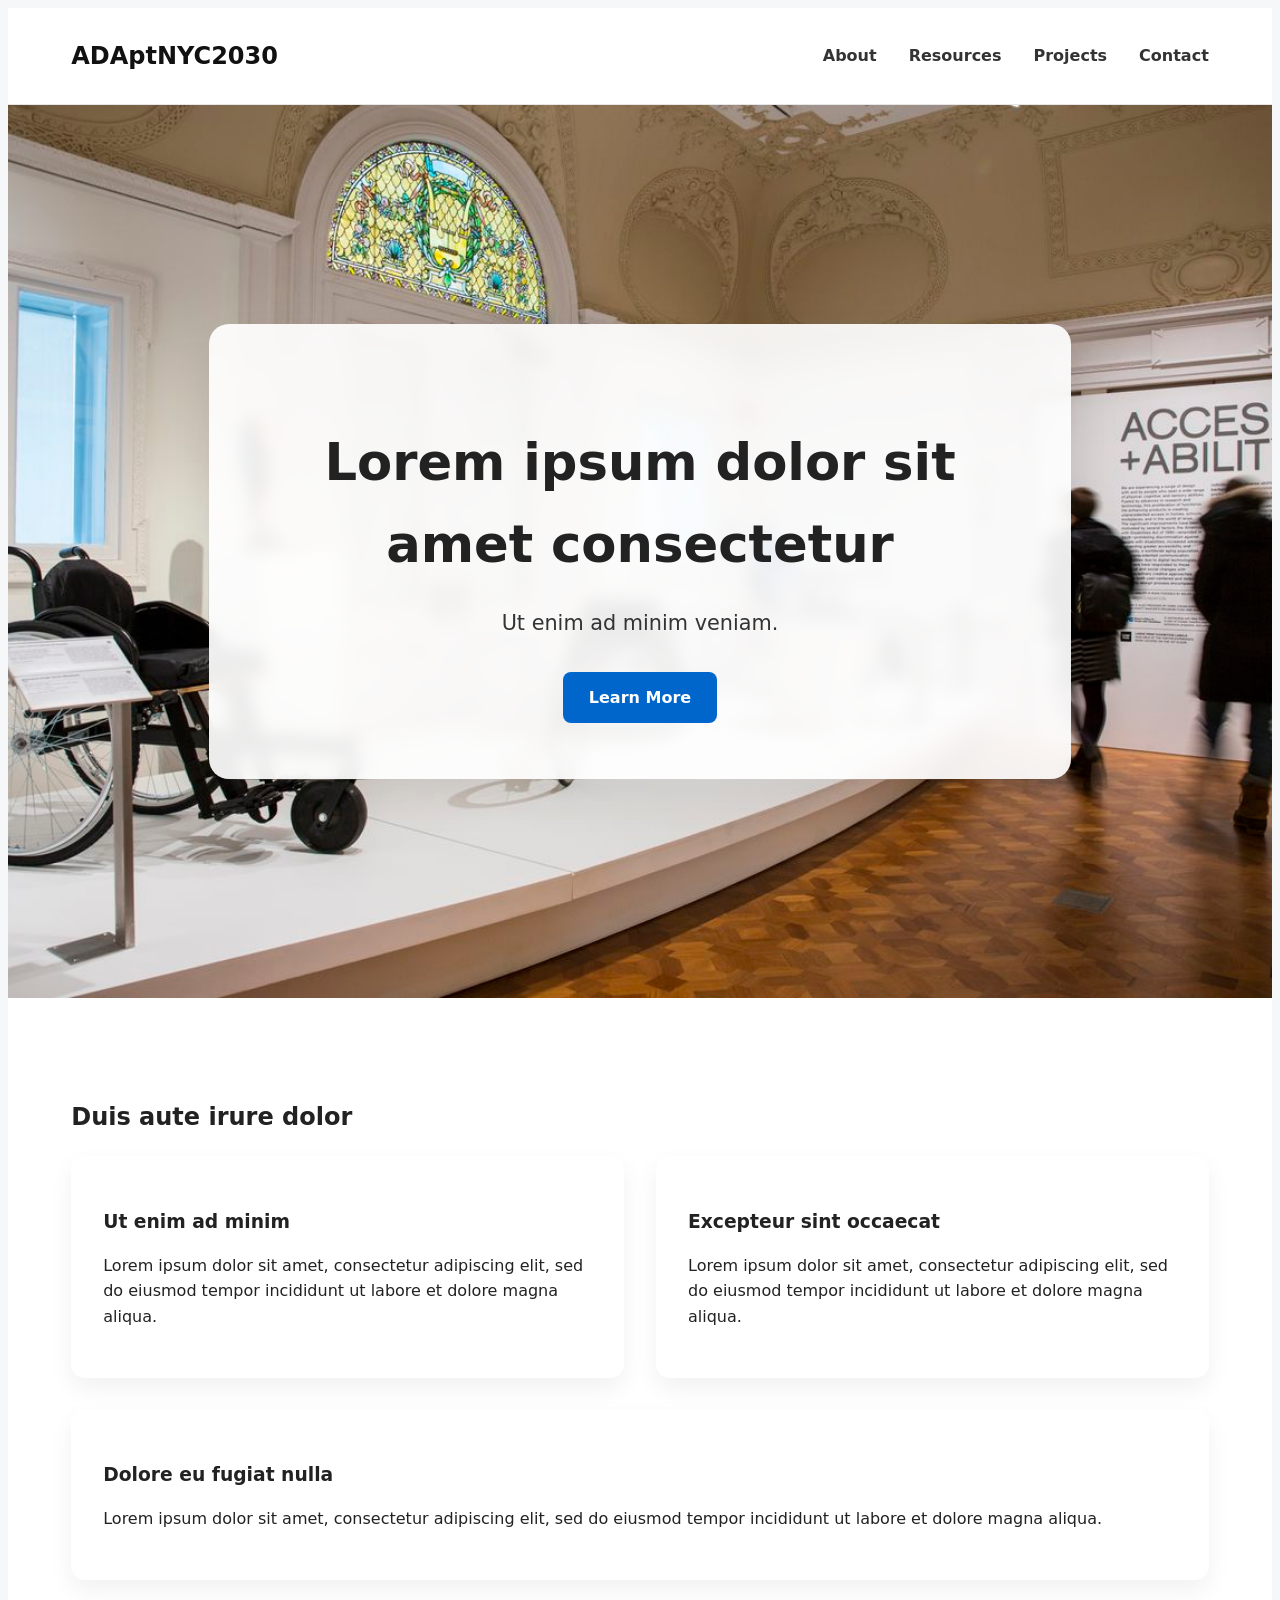
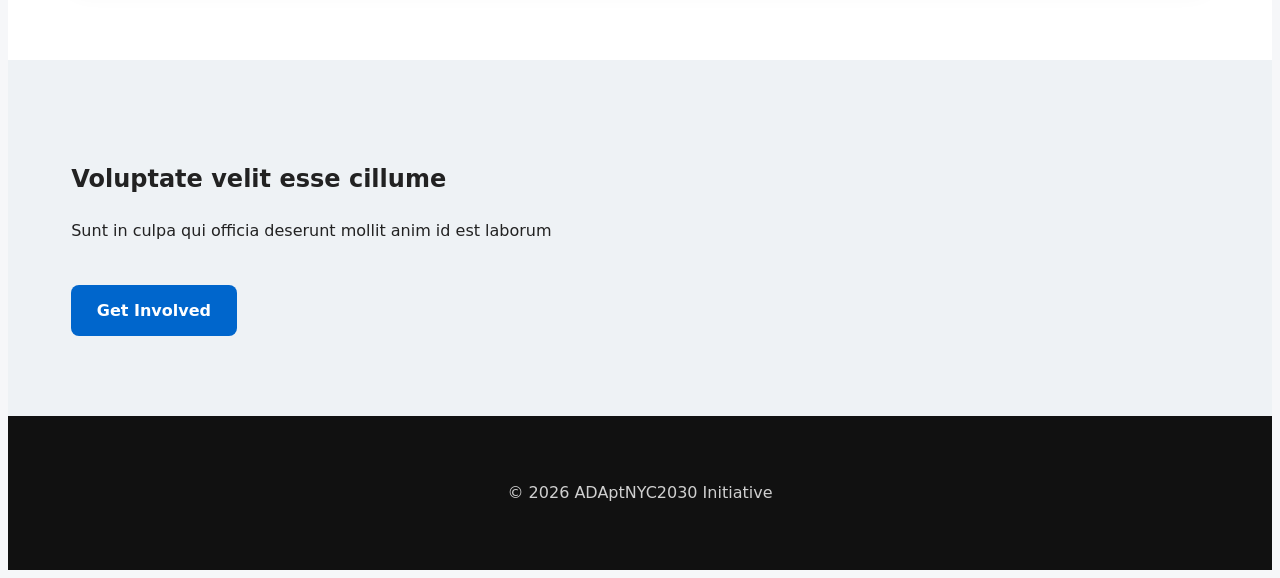
<file: index.html>
<!DOCTYPE html>
<html lang="en">
<head>
<meta charset="UTF-8">
<meta name="viewport" content="width=device-width, initial-scale=1.0">
<title>ADAptNYC2030</title>
<link rel="stylesheet" href="style.css">
</head>

<body>

<header class="site-header">
  <div class="container header-inner">
    <a href="index.html" class="logo">ADAptNYC2030</a>
    <nav>
      <ul class="nav-list">
        <li><a href="about.html">About</a></li>
        <li><a href="resources.html">Resources</a></li>
        <li><a href="projects.html">Projects</a></li>
        <li><a href="contact.html">Contact</a></li>
      </ul>
    </nav>
  </div>
</header>

<section class="hero">  
  <div class="container hero-card">  
    <h1>Lorem ipsum dolor sit amet consectetur</h1>  
    <p> Ut enim ad minim veniam.</p>  
    <a href="about.html" class="btn">Learn More</a>  
  </div>  
</section>

<section class="section section-light">
  <div class="container">
    <h2>Duis aute irure dolor</h2>
    <div class="cards">
      <div class="card">
        <h3>Ut enim ad minim</h3>
        <p>Lorem ipsum dolor sit amet, consectetur adipiscing elit, sed do eiusmod tempor incididunt ut labore et dolore magna aliqua.</p>
      </div>
      <div class="card">
        <h3>Excepteur sint occaecat </h3>
        <p>Lorem ipsum dolor sit amet, consectetur adipiscing elit, sed do eiusmod tempor incididunt ut labore et dolore magna aliqua.</p>
      </div>
      <div class="card">
        <h3>Dolore eu fugiat nulla</h3>
        <p>Lorem ipsum dolor sit amet, consectetur adipiscing elit, sed do eiusmod tempor incididunt ut labore et dolore magna aliqua.</p>
      </div>
    </div>
  </div>
</section>

<section class="section section-muted">
  <div class="container">
    <h2>Voluptate velit esse cillume</h2>
    <p>Sunt in culpa qui officia deserunt mollit anim id est laborum</p>
    <br>
    <a href="contact.html" class="btn">Get Involved</a>
  </div>
</section>

<footer class="footer">
  <div class="container">
    <p>&copy; 2026 ADAptNYC2030 Initiative</p>
  </div>
</footer>

</body>
</html>
</file>
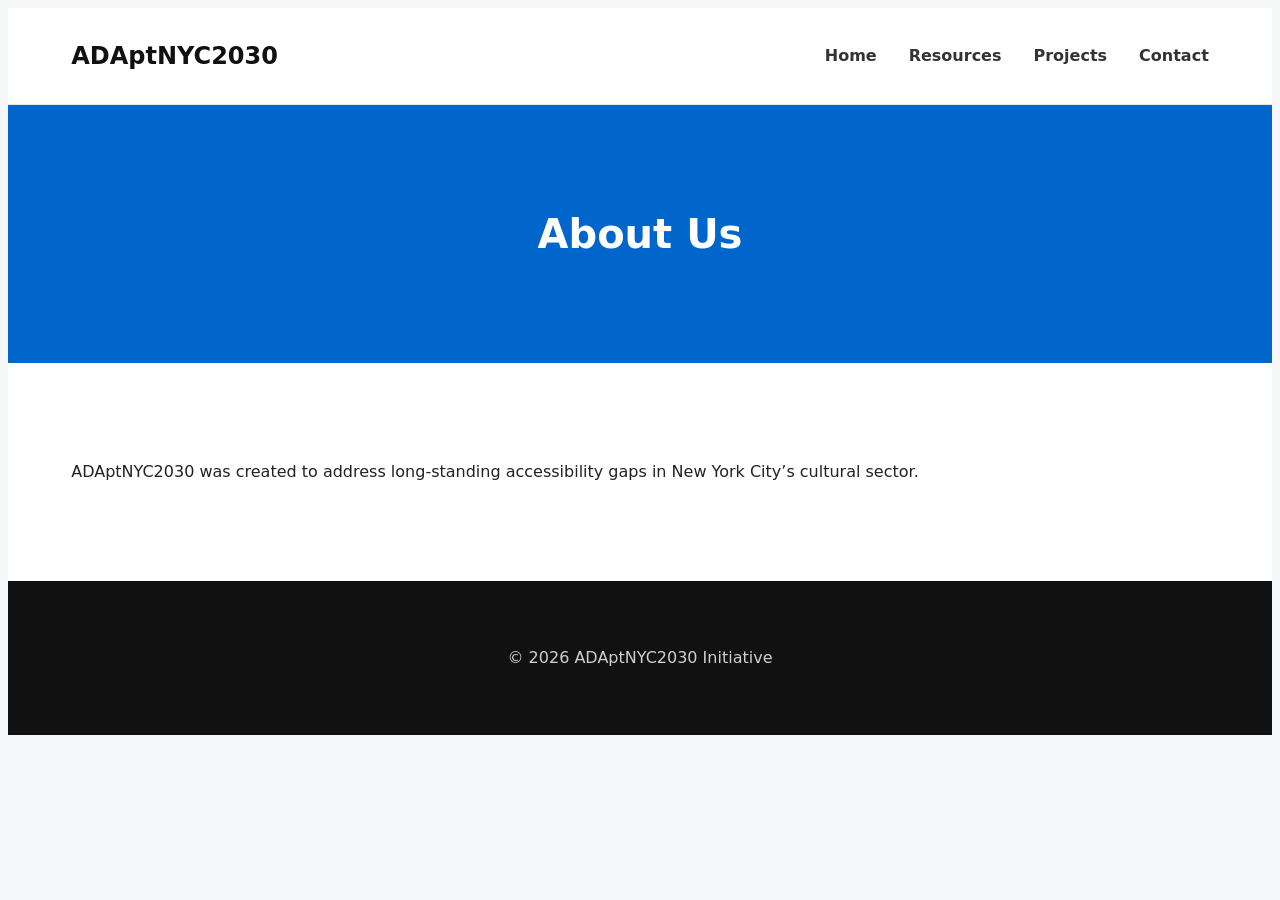
<file: about.html>
<!DOCTYPE html>
<html lang="en">
<head>
<meta charset="UTF-8">
<meta name="viewport" content="width=device-width, initial-scale=1.0">
<title>About | ADAptNYC2030</title>
<link rel="stylesheet" href="style.css">
</head>

<body>

<header class="site-header">
  <div class="container header-inner">
    <a href="index.html" class="logo">ADAptNYC2030</a>
    <nav>
      <ul class="nav-list">
        <li><a href="index.html">Home</a></li>
        <li><a href="resources.html">Resources</a></li>
        <li><a href="projects.html">Projects</a></li>
        <li><a href="contact.html">Contact</a></li>
      </ul>
    </nav>
  </div>
</header>

<section class="page-hero">
  <div class="container">
    <h1>About Us</h1>
  </div>
</section>

<section class="section section-light">
  <div class="container">
    <p>
      ADAptNYC2030 was created to address long-standing accessibility gaps 
      in New York City’s cultural sector.
    </p>
</section>

<footer class="footer">
  <div class="container">
    <p>&copy; 2026 ADAptNYC2030 Initiative</p>
  </div>
</footer>

</body>
</html>
</file>
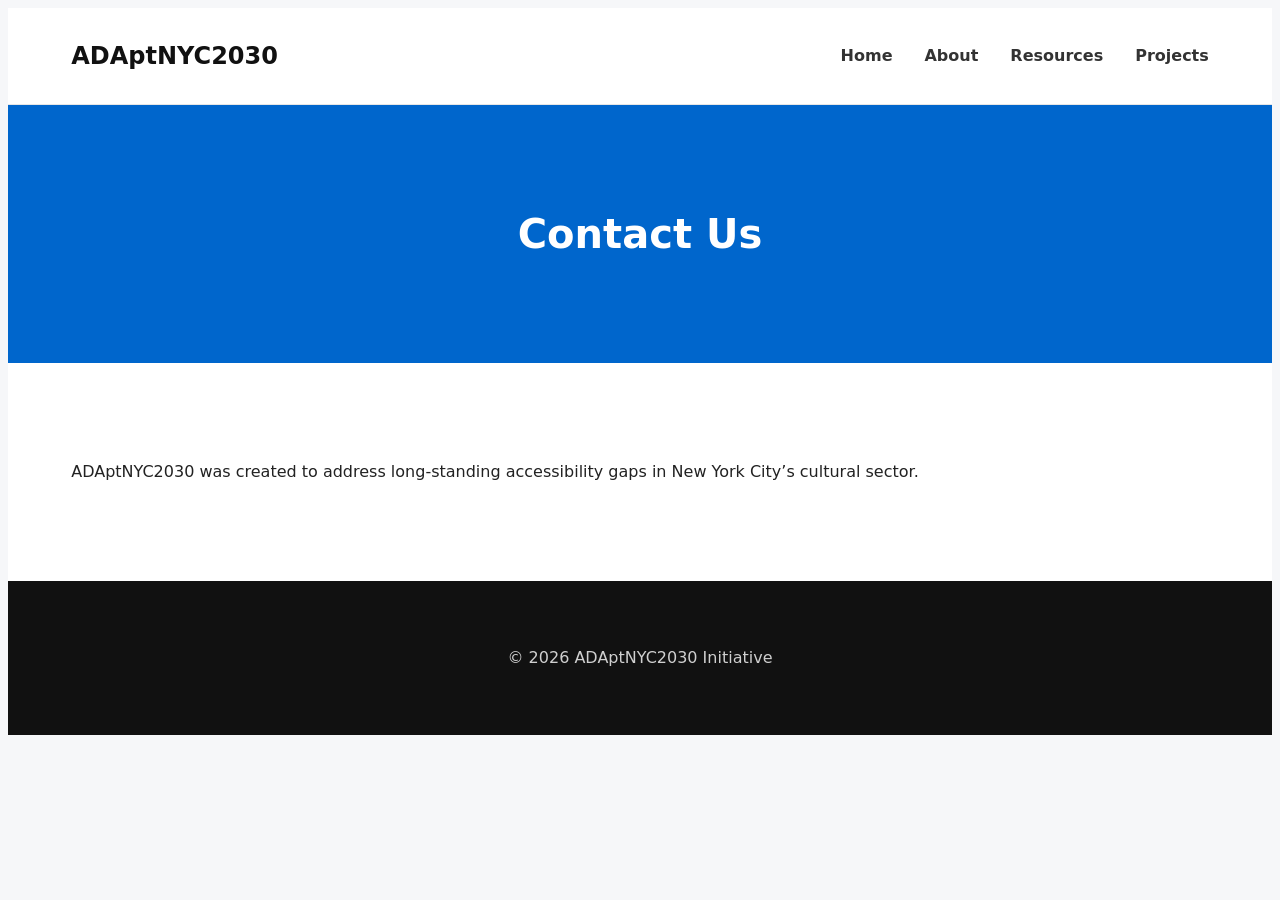
<file: contact.html>
<!DOCTYPE html>
<html lang="en">
<head>
<meta charset="UTF-8">
<meta name="viewport" content="width=device-width, initial-scale=1.0">
<title>Contact | ADAptNYC2030</title>
<link rel="stylesheet" href="style.css">
</head>

<body>

<header class="site-header">
  <div class="container header-inner">
    <a href="index.html" class="logo">ADAptNYC2030</a>
    <nav>
      <ul class="nav-list">
        <li><a href="index.html">Home</a></li>
        <li><a href="about.html">About</a></li>
        <li><a href="resources.html">Resources</a></li>
        <li><a href="projects.html">Projects</a></li>
      </ul>
    </nav>
  </div>
</header>

<section class="page-hero">
  <div class="container">
    <h1>Contact Us</h1>
  </div>
</section>

<section class="section section-light">
  <div class="container">
    <p>
      ADAptNYC2030 was created to address long-standing accessibility gaps 
      in New York City’s cultural sector.
    </p>
  </div>
</section>

<footer class="footer">
  <div class="container">
    <p>&copy; 2026 ADAptNYC2030 Initiative</p>
  </div>
</footer>

</body>
</html>
</file>
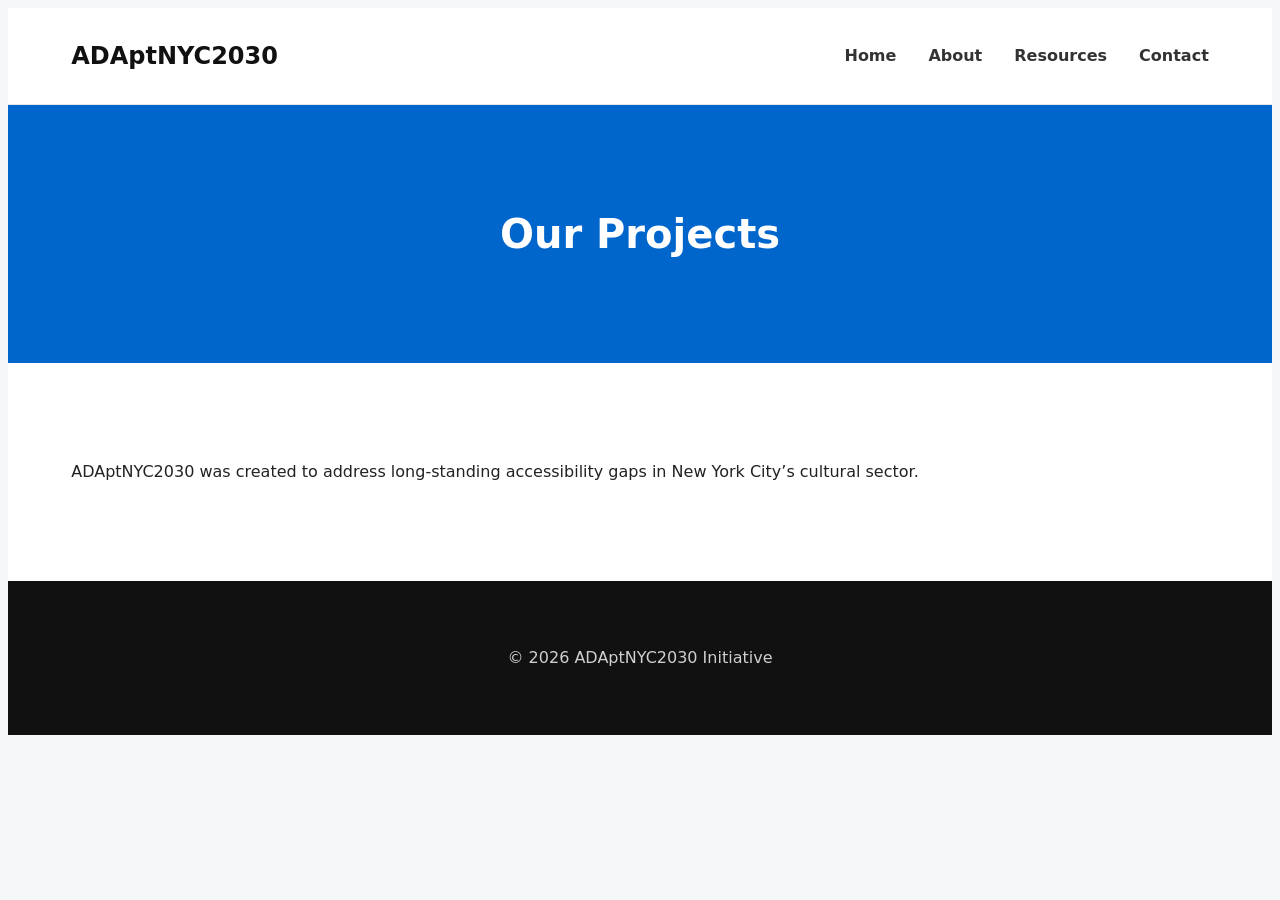
<file: projects.html>
<!DOCTYPE html>
<html lang="en">
<head>
<meta charset="UTF-8">
<meta name="viewport" content="width=device-width, initial-scale=1.0">
<title>Projects | ADAptNYC2030</title>
<link rel="stylesheet" href="style.css">
</head>

<body>

<header class="site-header">
  <div class="container header-inner">
    <a href="index.html" class="logo">ADAptNYC2030</a>
    <nav>
      <ul class="nav-list">
        <li><a href="index.html">Home</a></li>
        <li><a href="about.html">About</a></li>
        <li><a href="resources.html">Resources</a></li>
        <li><a href="contact.html">Contact</a></li>
      </ul>
    </nav>
  </div>
</header>

<section class="page-hero">
  <div class="container">
    <h1>Our Projects</h1>
  </div>
</section>

<section class="section section-light">
  <div class="container">
    <p>
      ADAptNYC2030 was created to address long-standing accessibility gaps 
      in New York City’s cultural sector.
    </p>
  </div>
</section>

<footer class="footer">
  <div class="container">
    <p>&copy; 2026 ADAptNYC2030 Initiative</p>
  </div>
</footer>

</body>
</html>
</file>
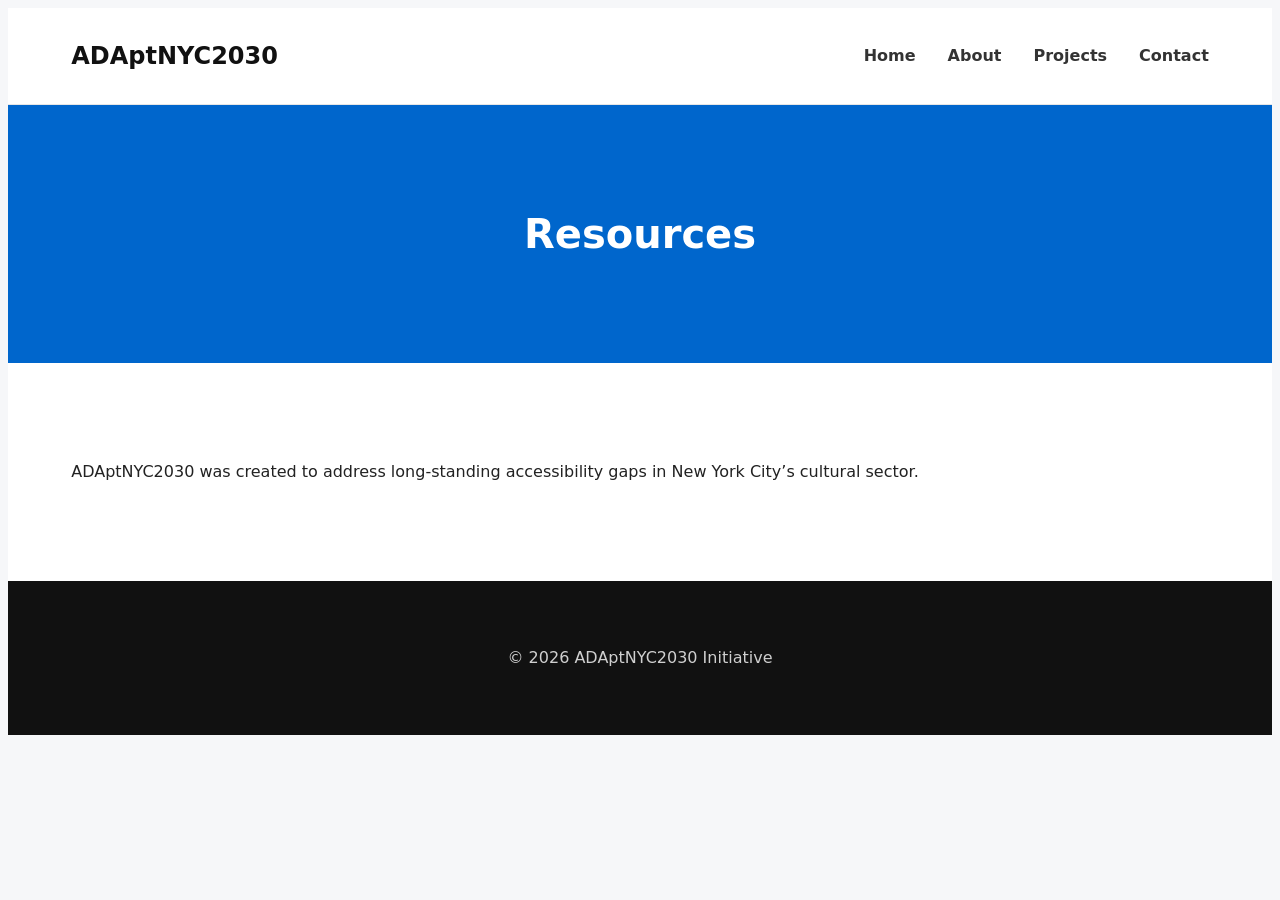
<file: resources.html>
<!DOCTYPE html>
<html lang="en">
<head>
<meta charset="UTF-8">
<meta name="viewport" content="width=device-width, initial-scale=1.0">
<title>Resources | ADAptNYC2030</title>
<link rel="stylesheet" href="style.css">
</head>

<body>

<header class="site-header">
  <div class="container header-inner">
    <a href="index.html" class="logo">ADAptNYC2030</a>
    <nav>
      <ul class="nav-list">
        <li><a href="index.html">Home</a></li>
        <li><a href="about.html">About</a></li>
        <li><a href="projects.html">Projects</a></li>
        <li><a href="contact.html">Contact</a></li>
      </ul>
    </nav>
  </div>
</header>

<section class="page-hero">
  <div class="container">
    <h1>Resources</h1>
  </div>
</section>

<section class="section section-light">
  <div class="container">
    <p>
      ADAptNYC2030 was created to address long-standing accessibility gaps 
      in New York City’s cultural sector.
    </p>
  </div>
</section>

<footer class="footer">
  <div class="container">
    <p>&copy; 2026 ADAptNYC2030 Initiative</p>
  </div>
</footer>

</body>
</html>
</file>
<file: style.css>
{
    box-sizing: border-box;
    margin: 0;
    padding: 0;
}

body {
    font-family: "Poppins", system-ui, sans-serif;
    line-height: 1.6;
    color: #222;
    background: #f6f7f9;
}

/* Layout */
.container {
    width: 90%;
    max-width: 1200px;
    margin: 0 auto;
}

.section {
    padding: 5rem 0;
}

.section-light {
    background: #ffffff;
}

.section-muted {
    background: #eef2f5;
}

/* Header */
.site-header {
    background: white;
    border-bottom: 1px solid #e6e6e6;
    position: sticky;
    top: 0;
    z-index: 1000;
}

.header-inner {
    display: flex;
    justify-content: space-between;
    align-items: center;
    padding: 1.2rem 0;
}

.logo {
    font-weight: 700;
    font-size: 1.5rem;
    text-decoration: none;
    color: #111;
}

.nav-list {
    list-style: none;
    display: flex;
    gap: 2rem;
}

.nav-list a {
    text-decoration: none;
    color: #333;
    font-weight: 600;
}

.nav-list a:hover {
    color: #0066cc;
}

/* Hero */
.hero {
    background-image: url("hero.jpg");
    background-size: cover;
    background-position: center;
    background-repeat: no-repeat;
    position: relative;
    min-height: 85vh;
    display: flex;
    align-items: center;
    justify-content: center;
    padding: 4rem 0;
}

.hero-card {
    background: rgba(255, 255, 255, 0.92);
    backdrop-filter: blur(8px);
    padding: 3.5rem;
    border-radius: 20px;
    max-width: 750px;
    text-align: center;
    box-shadow: 0 20px 40px rgba(0, 0, 0, 0.08);
    border-top: 6px solid var(--accent);
}

.hero-card h1 {
    font-size: 2.8rem;
    margin-bottom: 1.2rem;
    color: var(--primary);
}

.hero-card p {
    font-size: 1.2rem;
    margin-bottom: 2rem;
    color: #333;
}
.hero-overlay {
    display: flex;
    align-items: center;
    width: 100%;
    padding: 6rem 0;
}

.hero-content {
    background: white;
    padding: 3rem;
    border-radius: 16px;
    max-width: 700px;
    margin: 0 auto;
    color: #222;
}

.hero h1 {
    font-size: 3.2rem;
    margin-bottom: 1rem;
}

.hero p {
    font-size: 1.3rem;
    margin-bottom: 2rem;
}

/***** Buttons (Matching Page Hero Blue) *****/
.btn {
    display: inline-block;
    background: #0066cc; /* same blue as .page-hero */
    color: #FFFFFF; /* WHITE text */
    padding: .8rem 1.6rem;
    border-radius: 8px;
    font-weight: 600;
    text-decoration: none;
    transition: 0.2s ease;
}

.btn:hover {
    background: #0052a3; /* slightly darker shade for hover */
    color:#FFFFFF;
}

/* Cards */
.cards {
    display: flex;
    gap: 2rem;
    flex-wrap: wrap;
}

.card {
    background: white;
    padding: 2rem;
    border-radius: 14px;
    box-shadow: 0 10px 25px rgba(0,0,0,0.06);
    flex: 1 1 300px;
}

.card h3 {
    margin-bottom: 1rem;
}

/* Page Headers */
.page-hero {
    background: #0066cc;
    color: white;
    text-align: center;
    padding: 4rem 0;
}

.page-hero h1 {
    font-size: 2.5rem;
}

/* Footer */
.footer {
    background: #111;
    color: white;
    padding: 3rem 0;
    text-align: center;
}

.footer p {
    opacity: 0.8;
}

/* Responsive */
@media (max-width: 768px) {
    .nav-list {
        gap: 1rem;
        font-size: 0.9rem;
    }

    .hero h1 {
        font-size: 2.2rem;
    }

    .cards {
        flex-direction: column;
    }
}
</file>
